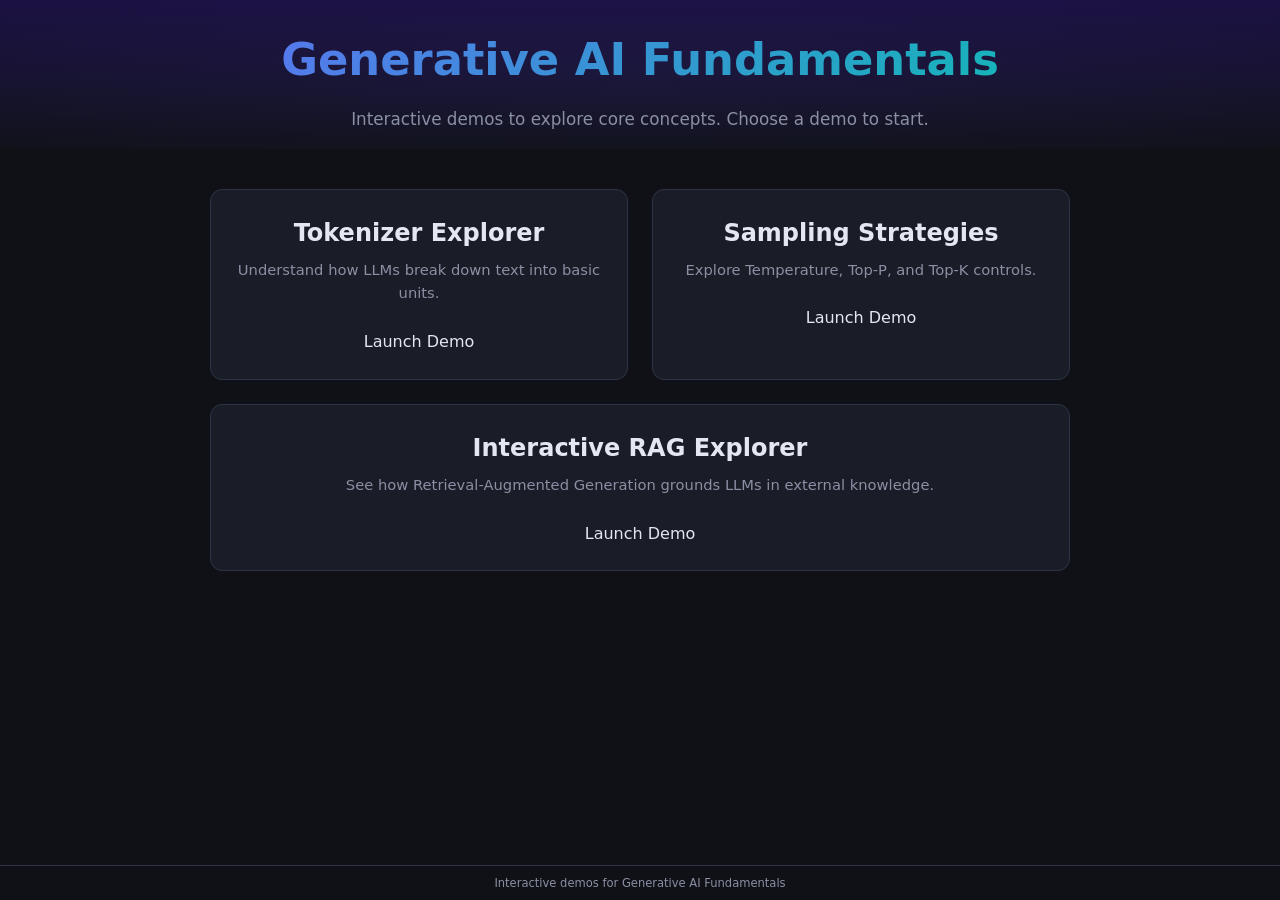
<file: index.html>
<!DOCTYPE html>
<html lang="en">
<head>
<meta charset="UTF-8">
<meta name="viewport" content="width=device-width, initial-scale=1.0">
<title>Generative AI Fundamentals - Demos</title>
<link rel="stylesheet" href="css/styles.css">
</head>
<body class="home">

<div class="hero">
  <h1>Generative AI Fundamentals</h1>
  <p>Interactive demos to explore core concepts. Choose a demo to start.</p>
</div>

<div class="demo-section" style="max-width: 900px; display: grid; grid-template-columns: 1fr 1fr; gap: 24px; margin-top: 40px;">
  <a href="tokenizer.html" class="demo-card" style="text-align: center; margin-bottom: 0;">
    <h2 style="justify-content: center;">Tokenizer Explorer</h2>
    <p class="subtitle">Understand how LLMs break down text into basic units.</p>
    <div class="action-btn" style="display: inline-block;">Launch Demo</div>
  </a>
  
  <a href="sampling.html" class="demo-card" style="text-align: center; margin-bottom: 0;">
    <h2 style="justify-content: center;">Sampling Strategies</h2>
    <p class="subtitle">Explore Temperature, Top-P, and Top-K controls.</p>
    <div class="action-btn" style="display: inline-block;">Launch Demo</div>
  </a>

  <a href="rag.html" class="demo-card" style="text-align: center; margin-bottom: 0; grid-column: span 2;">
    <h2 style="justify-content: center;">Interactive RAG Explorer</h2>
    <p class="subtitle">See how Retrieval-Augmented Generation grounds LLMs in external knowledge.</p>
    <div class="action-btn" style="display: inline-block;">Launch Demo</div>
  </a>
</div>

<div class="footer">
  Interactive demos for Generative AI Fundamentals
</div>

</body>
</html>
</file>
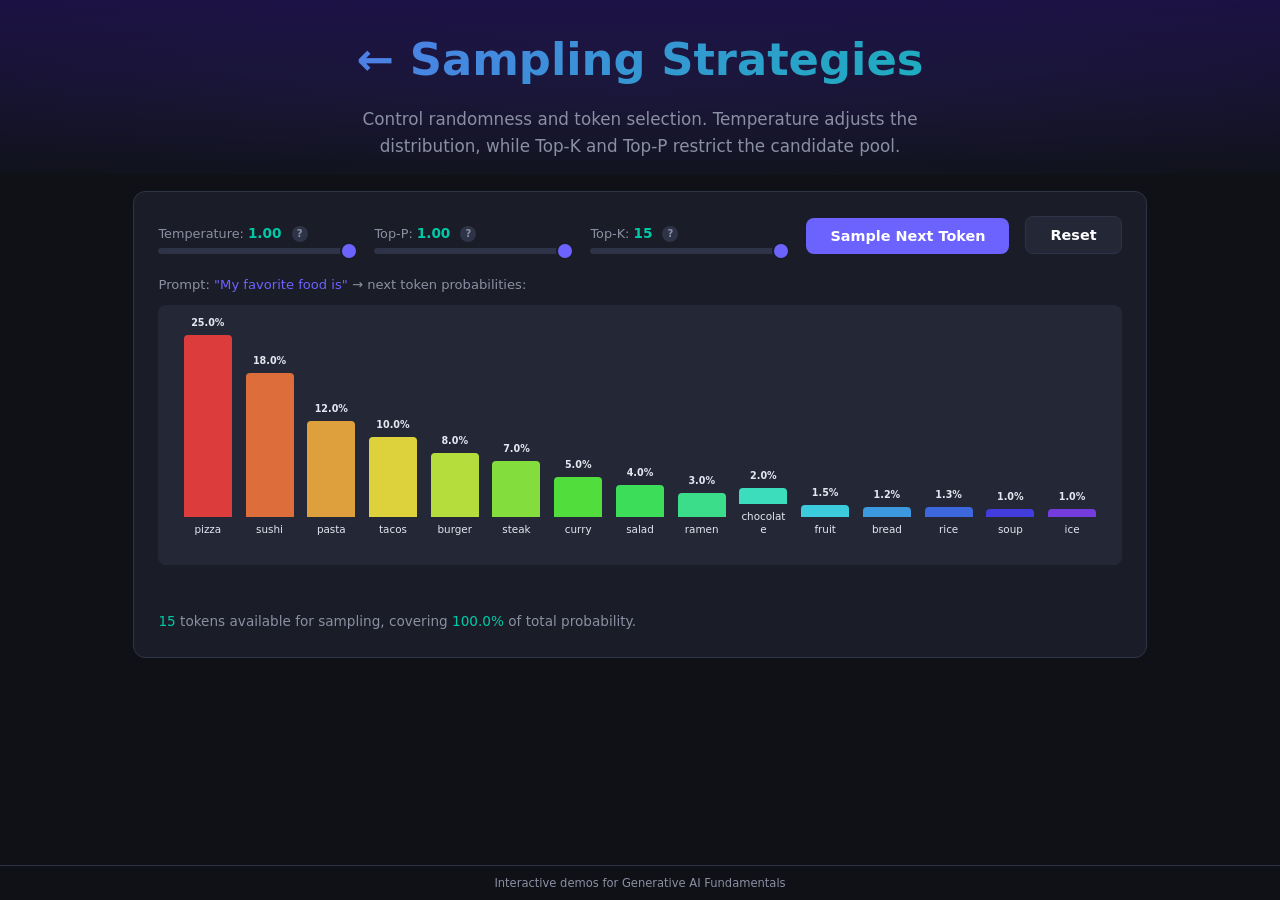
<file: sampling.html>
<!DOCTYPE html>
<html lang="en">
<head>
<meta charset="UTF-8">
<meta name="viewport" content="width=device-width, initial-scale=1.0">
<title>Sampling Strategies - GenAI Fundamentals</title>
<link rel="stylesheet" href="css/styles.css">
</head>
<body>

<div class="hero">
  <h1><a href="index.html" style="text-decoration: none; color: inherit;">&larr;</a> Sampling Strategies</h1>
  <p>Control randomness and token selection. Temperature adjusts the distribution, while Top-K and Top-P restrict the candidate pool.</p>
</div>

<div class="demo-section">
  <div class="demo-card" id="sampling">
    <div class="controls">
      <div class="control-group">
        <label>
          Temperature: <span class="val-display" id="temp-val">1.00</span>
          <span class="tooltip" data-tip="Controls randomness. Lower (0.0) makes the model deterministic (chooses the top token). Higher (1.0) makes it creative and diverse.">?</span>
        </label>
        <input type="range" id="temp-slider" min="0" max="100" value="100" oninput="updateSampling()">
      </div>
      <div class="control-group">
        <label>
          Top-P: <span class="val-display" id="topp-val">1.00</span>
          <span class="tooltip" data-tip="Nucleus sampling. Keeps tokens until their total probability mass reaches P. At 1.0, it considers all likely options.">?</span>
        </label>
        <input type="range" id="topp-slider" min="10" max="100" value="100" oninput="updateSampling()">
      </div>
      <div class="control-group">
        <label>
          Top-K: <span class="val-display" id="topk-val">15</span>
          <span class="tooltip" data-tip="Restricts the choice to the top K most likely tokens. Lower K (e.g., 5) results in more predictable text.">?</span>
        </label>
        <input type="range" id="topk-slider" min="1" max="15" value="15" oninput="updateSampling()">
      </div>
      <!-- Filter Mode removed — using Both (Intersection) by default -->
      <button class="action-btn" onclick="sampleToken()">Sample Next Token</button>
      <button class="action-btn secondary" onclick="resetSampled()">Reset</button>
    </div>
    <p style="font-size:0.82rem;color:var(--text-dim);margin-bottom:10px;">Prompt: <span style="color:var(--accent);">"My favorite food is"</span> &rarr; next token probabilities:</p>
    <div class="viz-area">
      <div class="bar-chart" id="sampling-chart"></div>
    </div>
    <div id="temp-sampled" style="margin-top:12px;font-size:0.9rem;min-height:24px;"></div>
    <div id="sampling-info" style="margin-top:10px;font-size:0.85rem;color:var(--text-dim);"></div>
  </div>
</div>

<div class="footer">
  Interactive demos for Generative AI Fundamentals
</div>

<script src="js/sampling.js"></script>
</body>
</html>
</file>
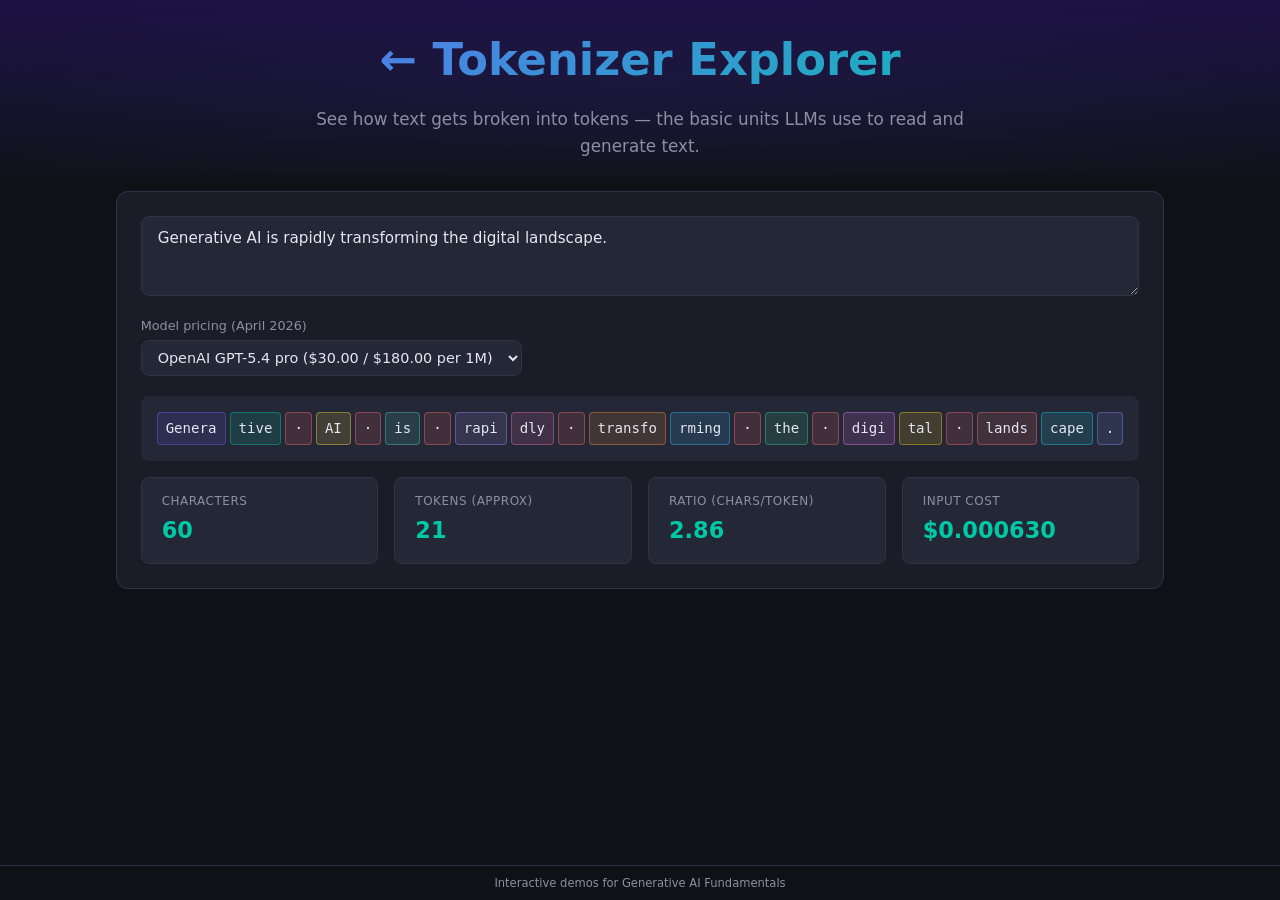
<file: tokenizer.html>
<!DOCTYPE html>
<html lang="en">
<head>
<meta charset="UTF-8">
<meta name="viewport" content="width=device-width, initial-scale=1.0">
<title>Tokenizer Explorer - GenAI Fundamentals</title>
<link rel="stylesheet" href="css/styles.css">
</head>
<body>

<div class="hero">
  <h1><a href="index.html" style="text-decoration: none; color: inherit;">&larr;</a> Tokenizer Explorer</h1>
  <p>See how text gets broken into tokens &mdash; the basic units LLMs use to read and generate text.</p>
</div>

<div class="demo-section">
  <div class="demo-card">
    <textarea id="token-input" rows="3" placeholder="Type or paste text here...">Generative AI is rapidly transforming the digital landscape.</textarea>
    <div class="controls" style="margin-top:12px;">
      <div class="control-group">
        <label>Model pricing (April 2026)</label>
        <select id="token-model" onchange="tokenize()">
          <option value="gpt-5-4-pro" data-in="30" data-out="180">OpenAI GPT-5.4 pro ($30.00 / $180.00 per 1M)</option>
          <option value="gpt-5-4-nano" data-in="0.20" data-out="1.25">OpenAI GPT-5.4 nano ($0.20 / $1.25 per 1M)</option>
          <option value="claude-4-6-sonnet" data-in="3.00" data-out="15.00">Claude 4.6 Sonnet ($3.00 / $15.00 per 1M)</option>
          <option value="claude-4-5-haiku" data-in="1.00" data-out="5.00">Claude 4.5 Haiku ($1.00 / $5.00 per 1M)</option>
          <option value="gemini-3-1-pro" data-in="2.00" data-out="12.00">Gemini 3.1 Pro ($2.00 / $12.00 per 1M)</option>
          <option value="gemini-3-1-flash" data-in="0.50" data-out="3.00">Gemini 3.1 Flash ($0.50 / $3.00 per 1M)</option>
          <option value="grok-4-20" data-in="2.00" data-out="6.00">xAI Grok-4.20 ($2.00 / $6.00 per 1M)</option>
          <option value="grok-4-1-fast" data-in="0.20" data-out="0.50">xAI Grok-4.1 Fast ($0.20 / $0.50 per 1M)</option>
        </select>
      </div>
    </div>
    <div class="token-display" id="token-output"></div>
    <div class="stats-row">
      <div class="stat-box"><div class="stat-label">Characters</div><div class="stat-value" id="stat-chars">0</div></div>
      <div class="stat-box"><div class="stat-label">Tokens (approx)</div><div class="stat-value" id="stat-tokens">0</div></div>
      <div class="stat-box"><div class="stat-label">Ratio (chars/token)</div><div class="stat-value" id="stat-ratio">0</div></div>
      <div class="stat-box"><div class="stat-label">Input cost</div><div class="stat-value" id="stat-cost">$0.000</div></div>
    </div>
  </div>
</div>

<div class="footer">
  Interactive demos for Generative AI Fundamentals
</div>

<script src="js/tokenizer.js"></script>
</body>
</html>
</file>
<file: css/styles.css>
:root {
  --bg: #0f1117;
  --surface: #1a1d27;
  --surface2: #242836;
  --border: #2e3347;
  --text: #e4e6f0;
  --text-dim: #8b8fa3;
  --accent: #6c63ff;
  --accent2: #00c9a7;
  --accent3: #ff6b6b;
  --accent4: #ffd93d;
  --accent5: #4ecdc4;
  --accent6: #a78bfa;
  --radius: 12px;
}

* { margin: 0; padding: 0; box-sizing: border-box; }

body {
  font-family: 'Segoe UI', system-ui, -apple-system, sans-serif;
  background: var(--bg);
  color: var(--text);
  line-height: 1.6;
  overflow-x: hidden;
  min-height: 100vh;
  display: flex;
  flex-direction: column;
}

/* Scrollbar */
::-webkit-scrollbar { width: 8px; }
::-webkit-scrollbar-track { background: var(--bg); }
::-webkit-scrollbar-thumb { background: var(--border); border-radius: 4px; }
::-webkit-scrollbar-thumb:hover { background: var(--text-dim); }

/* Hero */
.hero {
  text-align: center;
  padding: 24px 20px 16px;
  background: linear-gradient(180deg, #1a1040 0%, var(--bg) 100%);
  position: relative;
  overflow: hidden;
}
.hero::before {
  content: '';
  position: absolute;
  top: -50%;
  left: -50%;
  width: 200%;
  height: 200%;
  background: radial-gradient(ellipse at center, rgba(108,99,255,0.08) 0%, transparent 60%);
  animation: heroGlow 8s ease-in-out infinite alternate;
}
@keyframes heroGlow {
  0% { transform: scale(1); opacity: 0.5; }
  100% { transform: scale(1.2); opacity: 1; }
}
.hero h1 {
  font-size: clamp(1.8rem, 4vw, 2.8rem);
  font-weight: 700;
  background: linear-gradient(135deg, #6c63ff, #00c9a7);
  -webkit-background-clip: text;
  -webkit-text-fill-color: transparent;
  position: relative;
  margin-bottom: 10px;
}
.hero p {
  color: var(--text-dim);
  font-size: 1.05rem;
  max-width: 650px;
  margin: 0 auto;
  position: relative;
}

/* Navigation */
.nav-bar {
  position: sticky;
  top: 0;
  z-index: 100;
  background: rgba(15,17,23,0.85);
  backdrop-filter: blur(16px);
  border-bottom: 1px solid var(--border);
  padding: 0 20px;
  overflow-x: auto;
  white-space: nowrap;
}
.nav-bar::-webkit-scrollbar { display: none; }
.nav-bar-inner {
  max-width: 1200px;
  margin: 0 auto;
  display: flex;
  gap: 4px;
  padding: 8px 0;
}
.nav-btn {
  background: none;
  border: none;
  color: var(--text-dim);
  padding: 8px 16px;
  font-size: 0.82rem;
  cursor: pointer;
  border-radius: 8px;
  transition: all 0.2s;
  white-space: nowrap;
  font-family: inherit;
}
.nav-btn:hover { background: var(--surface); color: var(--text); }
.nav-btn.active { background: var(--accent); color: #fff; }

/* Section */
.demo-section {
  max-width: 1100px;
  margin: 16px auto;
  padding: 0 20px;
}
.demo-card {
  background: var(--surface);
  border: 1px solid var(--border);
  border-radius: var(--radius);
  padding: 24px;
  margin-bottom: 16px;
  color: var(--text);
  text-decoration: none;
  display: block;
  transition: all 0.3s ease;
}
/* Hover effect only on the index (body.home) to keep sections static */
.home .demo-card:hover {
  border-color: var(--accent);
  transform: translateY(-5px);
  box-shadow: 0 12px 40px rgba(0,0,0,0.4);
}

/* Sampling demo override removed — hover is only enabled when body has .home */
.demo-card h2 {
  font-size: 1.5rem;
  margin-bottom: 6px;
  display: flex;
  align-items: center;
  gap: 10px;
  color: var(--text);
}
.demo-card h2 .badge {
  font-size: 0.7rem;
  background: var(--accent);
  color: #fff;
  padding: 2px 10px;
  border-radius: 20px;
  font-weight: 500;
}
.demo-card .subtitle {
  color: var(--text-dim);
  font-size: 0.92rem;
  margin-bottom: 24px;
}
.page-ref {
  color: var(--accent);
  font-size: 0.78rem;
  font-weight: 500;
}

/* Controls */
.controls {
  display: flex;
  flex-wrap: wrap;
  gap: 16px;
  align-items: flex-end;
  margin-bottom: 20px;
}
.control-group {
  display: flex;
  flex-direction: column;
  gap: 4px;
}
.control-group label {
  font-size: 0.8rem;
  color: var(--text-dim);
  font-weight: 500;
}
input[type="range"] {
  -webkit-appearance: none;
  width: 200px;
  height: 6px;
  background: var(--border);
  border-radius: 3px;
  outline: none;
}
input[type="range"]::-webkit-slider-thumb {
  -webkit-appearance: none;
  width: 18px;
  height: 18px;
  border-radius: 50%;
  background: var(--accent);
  cursor: pointer;
  border: 2px solid var(--surface);
}
.val-display {
  font-size: 0.85rem;
  color: var(--accent2);
  font-weight: 600;
  min-width: 40px;
}
textarea, input[type="text"] {
  width: 100%;
  padding: 12px 16px;
  background: var(--surface2);
  border: 1px solid var(--border);
  border-radius: 8px;
  color: var(--text);
  font-family: inherit;
  font-size: 0.95rem;
  resize: vertical;
  outline: none;
  transition: border-color 0.2s;
}
textarea:focus, input[type="text"]:focus {
  border-color: var(--accent);
}
select {
  padding: 8px 12px;
  background: var(--surface2);
  border: 1px solid var(--border);
  border-radius: 8px;
  color: var(--text);
  font-family: inherit;
  font-size: 0.9rem;
  cursor: pointer;
  outline: none;
}
button.action-btn {
  padding: 10px 24px;
  background: var(--accent);
  color: #fff;
  border: none;
  border-radius: 8px;
  font-family: inherit;
  font-size: 0.9rem;
  font-weight: 600;
  cursor: pointer;
  transition: all 0.2s;
}
button.action-btn:hover { filter: brightness(1.15); transform: translateY(-1px); }
button.action-btn:active { transform: translateY(0); }
button.action-btn.secondary {
  background: var(--surface2);
  border: 1px solid var(--border);
}
button.action-btn.secondary:hover { border-color: var(--accent); }

/* Visualization area */
.viz-area {
  background: var(--surface2);
  border-radius: 8px;
  padding: 20px;
  min-height: 120px;
  position: relative;
  overflow: hidden;
}
canvas {
  display: block;
  width: 100%;
  border-radius: 6px;
}

/* Token display */
.token-display {
  display: flex;
  flex-wrap: wrap;
  gap: 4px;
  min-height: 50px;
  padding: 16px;
  background: var(--surface2);
  border-radius: 8px;
  margin-top: 12px;
}
.token {
  display: inline-block;
  padding: 4px 8px;
  border-radius: 4px;
  font-size: 0.88rem;
  font-family: 'Consolas', 'Monaco', monospace;
  border: 1px solid transparent;
  cursor: default;
  transition: transform 0.15s;
}
.token:hover { transform: scale(1.08); }

/* Stats row */
.stats-row {
  display: flex;
  flex-wrap: wrap;
  gap: 16px;
  margin-top: 16px;
}
.stat-box {
  background: var(--surface2);
  border-radius: 8px;
  padding: 14px 20px;
  flex: 1;
  min-width: 140px;
  border: 1px solid var(--border);
}
.stat-box .stat-label {
  font-size: 0.75rem;
  color: var(--text-dim);
  text-transform: uppercase;
  letter-spacing: 0.5px;
}
.stat-box .stat-value {
  font-size: 1.4rem;
  font-weight: 700;
  color: var(--accent2);
  margin-top: 2px;
}

/* Bar chart */
.bar-chart {
  display: flex;
  align-items: flex-end;
  gap: 3px;
  height: 220px;
  padding: 10px 0;
}
.bar-wrapper {
  flex: 1;
  display: flex;
  flex-direction: column;
  align-items: center;
  height: 100%;
  justify-content: flex-end;
  position: relative;
}
.bar {
  width: 100%;
  max-width: 48px;
  border-radius: 4px 4px 0 0;
  transition: height 0.4s ease, background 0.3s;
  position: relative;
  cursor: pointer;
  min-height: 2px;
}
.bar:hover { filter: brightness(1.3); }
.bar-label {
  font-size: 0.65rem;
  color: var(--text-dim);
  margin-top: 6px;
  text-align: center;
  word-break: break-all;
  max-width: 50px;
  line-height: 1.2;
}
.bar-value {
  font-size: 0.6rem;
  color: var(--text);
  position: absolute;
  top: -18px;
  left: 50%;
  transform: translateX(-50%);
  white-space: nowrap;
  font-weight: 600;
  opacity: 0;
  transition: opacity 0.2s;
}
.bar-wrapper:hover .bar-value { opacity: 1; }

/* Highlighted/selected bar */
.bar.selected { box-shadow: 0 0 12px rgba(108,99,255,0.5); }
.bar.dimmed { opacity: 0.25; }

/* Two-column layout */
.two-col {
  display: grid;
  grid-template-columns: 1fr 1fr;
  gap: 20px;
}
@media (max-width: 768px) {
  .two-col { grid-template-columns: 1fr; }
  input[type="range"] { width: 100%; }
}

/* Agent loop viz */
.agent-flow {
  display: flex;
  flex-wrap: wrap;
  gap: 12px;
  justify-content: center;
  align-items: center;
  padding: 20px 0;
}
.agent-node {
  padding: 14px 20px;
  border-radius: 10px;
  font-size: 0.85rem;
  font-weight: 600;
  border: 2px solid var(--border);
  background: var(--surface2);
  transition: all 0.4s;
  text-align: center;
  min-width: 100px;
}
.agent-node.active {
  border-color: var(--accent); 
  box-shadow: 0 0 20px rgba(108,99,255,0.3);
  transform: scale(1.08);
}
.agent-arrow {
  font-size: 1.3rem;
  color: var(--text-dim);
}

/* RAG step */
.rag-steps {
  display: flex;
  flex-direction: column;
  gap: 8px;
}
.rag-step {
  display: flex;
  align-items: center;
  gap: 12px;
  padding: 12px 16px;
  border-radius: 8px;
  background: var(--surface2);
  border-left: 3px solid var(--border);
  transition: all 0.4s;
  opacity: 0.4;
}
.rag-step.active {
  opacity: 1;
  border-left-color: var(--accent);
  background: rgba(108,99,255,0.08);
}
.rag-step.done {
  opacity: 1;
  border-left-color: var(--accent2);
}
.rag-step-num {
  width: 28px;
  height: 28px;
  border-radius: 50%;
  background: var(--border);
  display: flex;
  align-items: center;
  justify-content: center;
  font-size: 0.8rem;
  font-weight: 700;
  flex-shrink: 0;
  transition: background 0.3s;
}
.rag-step.active .rag-step-num { background: var(--accent); }
.rag-step.done .rag-step-num { background: var(--accent2); }
.rag-step-content { flex: 1; }
.rag-step-title { font-weight: 600; font-size: 0.9rem; }
.rag-step-detail {
  font-size: 0.8rem;
  color: var(--text-dim);
  margin-top: 2px;
  font-family: 'Consolas', monospace;
  white-space: pre-wrap;
}

/* Embedding viz */
.embed-canvas-wrap {
  position: relative;
  width: 100%;
  background: var(--surface2);
  border-radius: 8px;
  overflow: hidden;
}

/* Agent Nodes Colors */
#anode-goal { border-color: var(--accent4); }
#anode-done { border-color: var(--accent2); }
.agent-node.active {
  border-color: var(--accent);
  box-shadow: 0 0 20px rgba(108,99,255,0.3);
  transform: scale(1.08);
}
#anode-goal.active { border-color: var(--accent4); box-shadow: 0 0 20px rgba(255,217,61,0.3); }
#anode-done.active { border-color: var(--accent2); box-shadow: 0 0 20px rgba(0,201,167,0.3); }


/* Prompt comparison */
.prompt-panel {
  background: var(--surface2);
  border-radius: 8px;
  padding: 16px;
  border: 1px solid var(--border);
}
.prompt-panel h4 {
  font-size: 0.85rem;
  margin-bottom: 8px;
}
.prompt-panel .prompt-text {
  font-family: 'Consolas', monospace;
  font-size: 0.82rem;
  line-height: 1.5;
  color: var(--text);
  white-space: pre-wrap;
}
.prompt-panel .prompt-result {
  margin-top: 12px;
  padding-top: 12px;
  border-top: 1px solid var(--border);
  font-size: 0.85rem;
  color: var(--text-dim);
}
.bad-label { color: var(--accent3); font-weight: 700; }
.good-label { color: var(--accent2); font-weight: 700; }

/* Tooltip */
.tooltip {
  position: relative;
  display: inline-flex;
  align-items: center;
  justify-content: center;
  width: 16px;
  height: 16px;
  background: var(--border);
  color: var(--text-dim);
  border-radius: 50%;
  font-size: 10px;
  font-weight: 700;
  cursor: help;
  margin-left: 6px;
  vertical-align: middle;
}
.tooltip:hover {
  background: var(--accent);
  color: #fff;
}
.tooltip::after {
  content: attr(data-tip);
  position: absolute;
  bottom: 125%;
  left: 50%;
  transform: translateX(-50%);
  background: var(--surface2);
  color: var(--text);
  padding: 10px 14px;
  border-radius: 8px;
  border: 1px solid var(--border);
  font-size: 0.75rem;
  width: 220px;
  white-space: normal;
  box-shadow: 0 10px 25px rgba(0,0,0,0.3);
  opacity: 0;
  visibility: hidden;
  transition: all 0.2s;
  z-index: 1000;
  pointer-events: none;
  font-weight: 400;
  line-height: 1.4;
}
.tooltip:hover::after {
  opacity: 1;
  visibility: visible;
  bottom: 150%;
}

/* Footer */
.footer {
  text-align: center;
  padding: 8px 20px;
  color: var(--text-dim);
  font-size: 0.72rem;
  border-top: 1px solid var(--border);
  margin-top: auto;
}
</file>
